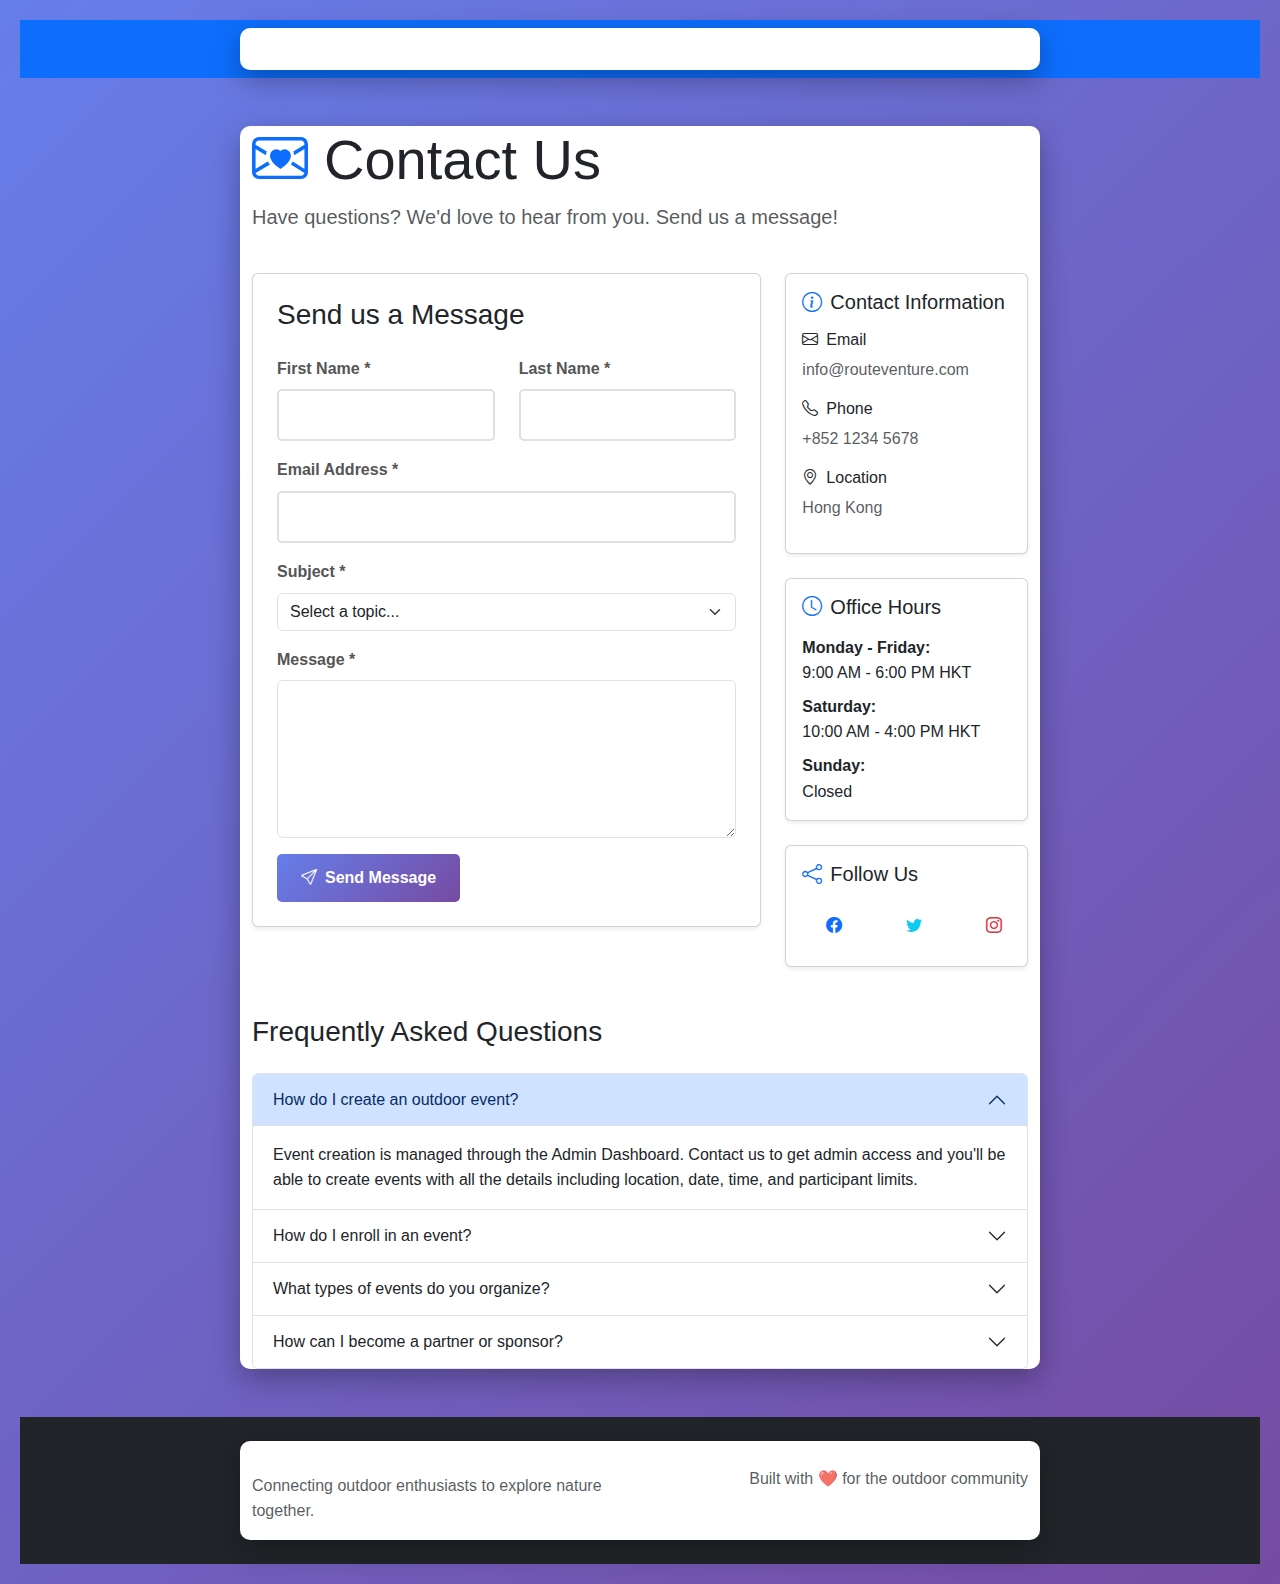
<file: templates/contact.html>
<!DOCTYPE html>
<html lang="en">
<head>
    <meta charset="UTF-8">
    <meta name="viewport" content="width=device-width, initial-scale=1.0">
    <title>Contact Us - Route Venture</title>
    <link href="https://cdn.jsdelivr.net/npm/bootstrap@5.3.0/dist/css/bootstrap.min.css" rel="stylesheet">
    <link rel="stylesheet" href="https://cdn.jsdelivr.net/npm/bootstrap-icons@1.11.0/font/bootstrap-icons.css">
    <link rel="stylesheet" href="/static/css/style.css">
</head>
<body>
    <!-- Navigation Bar -->
    <nav class="navbar navbar-expand-lg navbar-dark bg-primary">
        <div class="container">
            <a class="navbar-brand" href="/">
                <i class="bi bi-compass me-2"></i>Route Venture
            </a>
            <button class="navbar-toggler" type="button" data-bs-toggle="collapse" data-bs-target="#navbarNav" 
                    aria-controls="navbarNav" aria-expanded="false" aria-label="Toggle navigation">
                <span class="navbar-toggler-icon"></span>
            </button>
            <div class="collapse navbar-collapse" id="navbarNav">
                <ul class="navbar-nav ms-auto">
                    <li class="nav-item">
                        <a class="nav-link" href="/">
                            <i class="bi bi-house-door me-1"></i>Home
                        </a>
                    </li>
                    <li class="nav-item">
                        <a class="nav-link" href="/enroll">
                            <i class="bi bi-calendar-event me-1"></i>Browse Events
                        </a>
                    </li>
                    <li class="nav-item">
                        <a class="nav-link" href="/admin">
                            <i class="bi bi-gear me-1"></i>Admin
                        </a>
                    </li>
                    <li class="nav-item">
                        <a class="nav-link" href="/contact">
                            <i class="bi bi-envelope me-1"></i>Contact Us
                        </a>
                    </li>
                </ul>
            </div>
        </div>
    </nav>

    <!-- Main Content -->
    <main class="container my-5">
        <div class="row">
            <!-- Page Header -->
            <div class="col-12 mb-4">
                <h1 class="display-4">
                    <i class="bi bi-envelope-heart text-primary me-3"></i>Contact Us
                </h1>
                <p class="lead text-muted">Have questions? We'd love to hear from you. Send us a message!</p>
            </div>

            <!-- Contact Form -->
            <div class="col-lg-8 mb-4">
                <div class="card shadow-sm">
                    <div class="card-body p-4">
                        <h3 class="card-title mb-4">Send us a Message</h3>
                        <form id="contactForm">
                            <div class="row">
                                <div class="col-md-6 mb-3">
                                    <label for="firstName" class="form-label">First Name *</label>
                                    <input type="text" class="form-control" id="firstName" required>
                                </div>
                                <div class="col-md-6 mb-3">
                                    <label for="lastName" class="form-label">Last Name *</label>
                                    <input type="text" class="form-control" id="lastName" required>
                                </div>
                            </div>
                            <div class="mb-3">
                                <label for="email" class="form-label">Email Address *</label>
                                <input type="email" class="form-control" id="email" required>
                            </div>
                            <div class="mb-3">
                                <label for="subject" class="form-label">Subject *</label>
                                <select class="form-select" id="subject" required>
                                    <option value="">Select a topic...</option>
                                    <option value="general">General Inquiry</option>
                                    <option value="event">Event Question</option>
                                    <option value="partnership">Partnership Opportunity</option>
                                    <option value="technical">Technical Support</option>
                                    <option value="feedback">Feedback</option>
                                    <option value="other">Other</option>
                                </select>
                            </div>
                            <div class="mb-3">
                                <label for="message" class="form-label">Message *</label>
                                <textarea class="form-control" id="message" rows="6" required></textarea>
                            </div>
                            <button type="submit" class="btn btn-primary btn-lg">
                                <i class="bi bi-send me-2"></i>Send Message
                            </button>
                        </form>
                    </div>
                </div>
            </div>

            <!-- Contact Information -->
            <div class="col-lg-4">
                <!-- Contact Details Card -->
                <div class="card shadow-sm mb-4">
                    <div class="card-body">
                        <h5 class="card-title mb-3">
                            <i class="bi bi-info-circle text-primary me-2"></i>Contact Information
                        </h5>
                        <div class="mb-3">
                            <h6 class="mb-2"><i class="bi bi-envelope me-2"></i>Email</h6>
                            <p class="text-muted mb-0">info@routeventure.com</p>
                        </div>
                        <div class="mb-3">
                            <h6 class="mb-2"><i class="bi bi-telephone me-2"></i>Phone</h6>
                            <p class="text-muted mb-0">+852 1234 5678</p>
                        </div>
                        <div class="mb-3">
                            <h6 class="mb-2"><i class="bi bi-geo-alt me-2"></i>Location</h6>
                            <p class="text-muted mb-0">Hong Kong</p>
                        </div>
                    </div>
                </div>

                <!-- Office Hours Card -->
                <div class="card shadow-sm mb-4">
                    <div class="card-body">
                        <h5 class="card-title mb-3">
                            <i class="bi bi-clock text-primary me-2"></i>Office Hours
                        </h5>
                        <p class="mb-2"><strong>Monday - Friday:</strong><br>9:00 AM - 6:00 PM HKT</p>
                        <p class="mb-2"><strong>Saturday:</strong><br>10:00 AM - 4:00 PM HKT</p>
                        <p class="mb-0"><strong>Sunday:</strong><br>Closed</p>
                    </div>
                </div>

                <!-- Social Media Card -->
                <div class="card shadow-sm">
                    <div class="card-body">
                        <h5 class="card-title mb-3">
                            <i class="bi bi-share text-primary me-2"></i>Follow Us
                        </h5>
                        <div class="d-flex gap-3">
                            <a href="#" class="btn btn-outline-primary btn-sm">
                                <i class="bi bi-facebook"></i>
                            </a>
                            <a href="#" class="btn btn-outline-info btn-sm">
                                <i class="bi bi-twitter"></i>
                            </a>
                            <a href="#" class="btn btn-outline-danger btn-sm">
                                <i class="bi bi-instagram"></i>
                            </a>
                            <a href="#" class="btn btn-outline-success btn-sm">
                                <i class="bi bi-whatsapp"></i>
                            </a>
                        </div>
                    </div>
                </div>
            </div>
        </div>

        <!-- FAQ Section -->
        <div class="row mt-5">
            <div class="col-12">
                <h3 class="mb-4">Frequently Asked Questions</h3>
                <div class="accordion" id="faqAccordion">
                    <div class="accordion-item">
                        <h2 class="accordion-header" id="headingOne">
                            <button class="accordion-button" type="button" data-bs-toggle="collapse" 
                                    data-bs-target="#collapseOne" aria-expanded="true" aria-controls="collapseOne">
                                How do I create an outdoor event?
                            </button>
                        </h2>
                        <div id="collapseOne" class="accordion-collapse collapse show" 
                             aria-labelledby="headingOne" data-bs-parent="#faqAccordion">
                            <div class="accordion-body">
                                Event creation is managed through the Admin Dashboard. Contact us to get admin access 
                                and you'll be able to create events with all the details including location, date, 
                                time, and participant limits.
                            </div>
                        </div>
                    </div>
                    <div class="accordion-item">
                        <h2 class="accordion-header" id="headingTwo">
                            <button class="accordion-button collapsed" type="button" data-bs-toggle="collapse" 
                                    data-bs-target="#collapseTwo" aria-expanded="false" aria-controls="collapseTwo">
                                How do I enroll in an event?
                            </button>
                        </h2>
                        <div id="collapseTwo" class="accordion-collapse collapse" 
                             aria-labelledby="headingTwo" data-bs-parent="#faqAccordion">
                            <div class="accordion-body">
                                Visit the "Browse Events" page, register your user account if you haven't already, 
                                and click "Enroll Now" on any event that interests you. You'll receive confirmation 
                                immediately.
                            </div>
                        </div>
                    </div>
                    <div class="accordion-item">
                        <h2 class="accordion-header" id="headingThree">
                            <button class="accordion-button collapsed" type="button" data-bs-toggle="collapse" 
                                    data-bs-target="#collapseThree" aria-expanded="false" aria-controls="collapseThree">
                                What types of events do you organize?
                            </button>
                        </h2>
                        <div id="collapseThree" class="accordion-collapse collapse" 
                             aria-labelledby="headingThree" data-bs-parent="#faqAccordion">
                            <div class="accordion-body">
                                We organize various outdoor activities including hiking, camping, community cleanups, 
                                biking, kayaking, rock climbing, and more. Check the "Browse Events" page to see 
                                what's coming up!
                            </div>
                        </div>
                    </div>
                    <div class="accordion-item">
                        <h2 class="accordion-header" id="headingFour">
                            <button class="accordion-button collapsed" type="button" data-bs-toggle="collapse" 
                                    data-bs-target="#collapseFour" aria-expanded="false" aria-controls="collapseFour">
                                How can I become a partner or sponsor?
                            </button>
                        </h2>
                        <div id="collapseFour" class="accordion-collapse collapse" 
                             aria-labelledby="headingFour" data-bs-parent="#faqAccordion">
                            <div class="accordion-body">
                                We're always looking for partners who share our passion for outdoor adventures! 
                                Please use the contact form above and select "Partnership Opportunity" as your subject. 
                                We'll get back to you within 2 business days.
                            </div>
                        </div>
                    </div>
                </div>
            </div>
        </div>
    </main>

    <!-- Footer -->
    <footer class="bg-dark text-white py-4 mt-5">
        <div class="container">
            <div class="row">
                <div class="col-md-6">
                    <h5><i class="bi bi-compass me-2"></i>Route Venture</h5>
                    <p class="text-muted">Connecting outdoor enthusiasts to explore nature together.</p>
                </div>
                <div class="col-md-6 text-md-end">
                    <p class="mb-0">&copy; 2025 Route Venture. All rights reserved.</p>
                    <p class="text-muted mb-0">Built with ❤️ for the outdoor community</p>
                </div>
            </div>
        </div>
    </footer>

    <script src="https://cdn.jsdelivr.net/npm/bootstrap@5.3.0/dist/js/bootstrap.bundle.min.js"></script>
    <script>
        // Contact form submission handler
        document.getElementById('contactForm').addEventListener('submit', function(e) {
            e.preventDefault();
            
            // Get form values
            const formData = {
                firstName: document.getElementById('firstName').value,
                lastName: document.getElementById('lastName').value,
                email: document.getElementById('email').value,
                subject: document.getElementById('subject').value,
                message: document.getElementById('message').value
            };

            // In a real application, you would send this to your backend
            console.log('Form submitted:', formData);

            // Show success message
            alert('Thank you for your message! We will get back to you within 2 business days.');

            // Reset form
            this.reset();
        });
    </script>
</body>
</html>
</file>
<file: static/css/style.css>
/* 
   Main Stylesheet for Flask SQLite Demo
   Contains styling for forms, buttons, and user list display
*/

/* Reset and base styles */
* {
    margin: 0;
    padding: 0;
    box-sizing: border-box;
}

body {
    font-family: 'Segoe UI', Tahoma, Geneva, Verdana, sans-serif;
    background: linear-gradient(135deg, #667eea 0%, #764ba2 100%);
    min-height: 100vh;
    padding: 20px;
    line-height: 1.6;
}

/* Container */
.container {
    max-width: 800px;
    margin: 0 auto;
    background: white;
    border-radius: 10px;
    box-shadow: 0 10px 30px rgba(0, 0, 0, 0.3);
    overflow: hidden;
}

/* Header */
header {
    background: linear-gradient(135deg, #667eea 0%, #764ba2 100%);
    color: white;
    padding: 30px;
    text-align: center;
}

header h1 {
    font-size: 2.5em;
    margin-bottom: 10px;
}

header p {
    font-size: 1.1em;
    opacity: 0.9;
}

/* Sections */
.form-section,
.users-section {
    padding: 30px;
    border-bottom: 1px solid #e0e0e0;
}

.users-section {
    border-bottom: none;
}

h2 {
    color: #333;
    margin-bottom: 20px;
    font-size: 1.8em;
}

/* Form styles */
.form-group {
    margin-bottom: 20px;
}

label {
    display: block;
    margin-bottom: 5px;
    color: #555;
    font-weight: 600;
}

input[type="text"],
input[type="email"] {
    width: 100%;
    padding: 12px;
    border: 2px solid #e0e0e0;
    border-radius: 5px;
    font-size: 16px;
    transition: border-color 0.3s;
}

input[type="text"]:focus,
input[type="email"]:focus {
    outline: none;
    border-color: #667eea;
}

/* Buttons */
.btn {
    padding: 12px 24px;
    border: none;
    border-radius: 5px;
    font-size: 16px;
    cursor: pointer;
    transition: all 0.3s;
    font-weight: 600;
}

.btn-primary {
    background: linear-gradient(135deg, #667eea 0%, #764ba2 100%);
    color: white;
}

.btn-primary:hover {
    transform: translateY(-2px);
    box-shadow: 0 5px 15px rgba(102, 126, 234, 0.4);
}

.btn-secondary {
    background: #f0f0f0;
    color: #333;
    margin-bottom: 20px;
}

.btn-secondary:hover {
    background: #e0e0e0;
}

.btn-delete {
    background: #e74c3c;
    color: white;
    padding: 8px 16px;
    font-size: 14px;
}

.btn-delete:hover {
    background: #c0392b;
}

/* Messages */
.message {
    margin-top: 15px;
    padding: 12px;
    border-radius: 5px;
    display: none;
}

.message.success {
    background: #d4edda;
    color: #155724;
    border: 1px solid #c3e6cb;
    display: block;
}

.message.error {
    background: #f8d7da;
    color: #721c24;
    border: 1px solid #f5c6cb;
    display: block;
}

/* Users list */
.users-list {
    display: grid;
    gap: 15px;
}

.user-card {
    background: #f9f9f9;
    padding: 20px;
    border-radius: 8px;
    border-left: 4px solid #667eea;
    display: flex;
    justify-content: space-between;
    align-items: center;
    transition: transform 0.2s;
}

.user-card:hover {
    transform: translateX(5px);
    box-shadow: 0 3px 10px rgba(0, 0, 0, 0.1);
}

.user-info h3 {
    color: #333;
    margin-bottom: 5px;
}

.user-info p {
    color: #666;
    font-size: 0.95em;
}

.user-info small {
    color: #999;
    font-size: 0.85em;
}

/* Empty state */
.empty-state {
    text-align: center;
    padding: 40px;
    color: #999;
}

.empty-state p {
    font-size: 1.2em;
}

/* Responsive design */
@media (max-width: 600px) {
    body {
        padding: 10px;
    }

    header h1 {
        font-size: 1.8em;
    }

    .form-section,
    .users-section {
        padding: 20px;
    }

    .user-card {
        flex-direction: column;
        align-items: flex-start;
        gap: 15px;
    }
}
</file>
